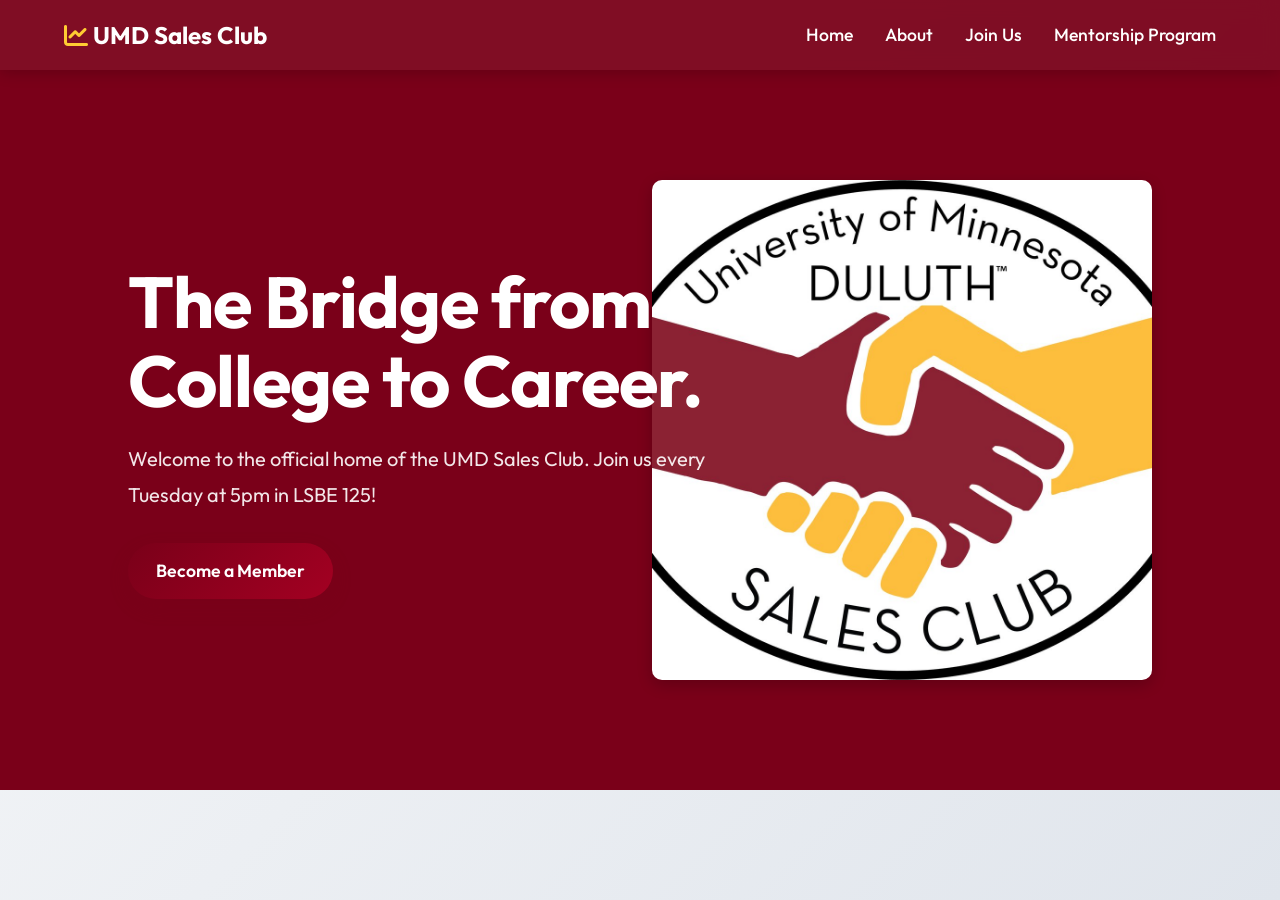
<file: index.html>
<!DOCTYPE html>
<html lang="en">

<head>
    <meta charset="UTF-8">
    <meta name="viewport" content="width=device-width, initial-scale=1.0">
    <title>UMD Sales Club | School Chapter</title>
    <!-- FontAwesome for Icons -->
    <link rel="stylesheet" href="https://cdnjs.cloudflare.com/ajax/libs/font-awesome/6.4.0/css/all.min.css">
    <link rel="stylesheet" href="style.css">
</head>

<body>

    <nav class="navbar">
        <div class="logo"><i class="fa-solid fa-chart-line"></i><span>UMD Sales Club</span></div>
        <ul class="nav-links">
            <li><a href="index.html">Home</a></li>
            <li><a href="about.html">About</a></li>
            <li><a href="contact.html">Join Us</a></li>
            <li><a href="Mentorship.html">Mentorship Program</a></li>
        </ul>
    </nav>

    <main>
        <header id="home" class="hero">
            <div class="hero-content">
                <h1>The Bridge from College to Career.</h1>
                <p>Welcome to the official home of the UMD Sales Club. Join us every Tuesday at 5pm in LSBE 125!</p>
                <div class="hero-buttons">
                    <a href="contact.html" class="btn btn-primary">Become a Member</a>
                </div>
            </div>
            <img src="Images/Sales Club Logo.jpg" alt="UMD Sales Club Logo" class="hero-logo">
        </header>
</file>
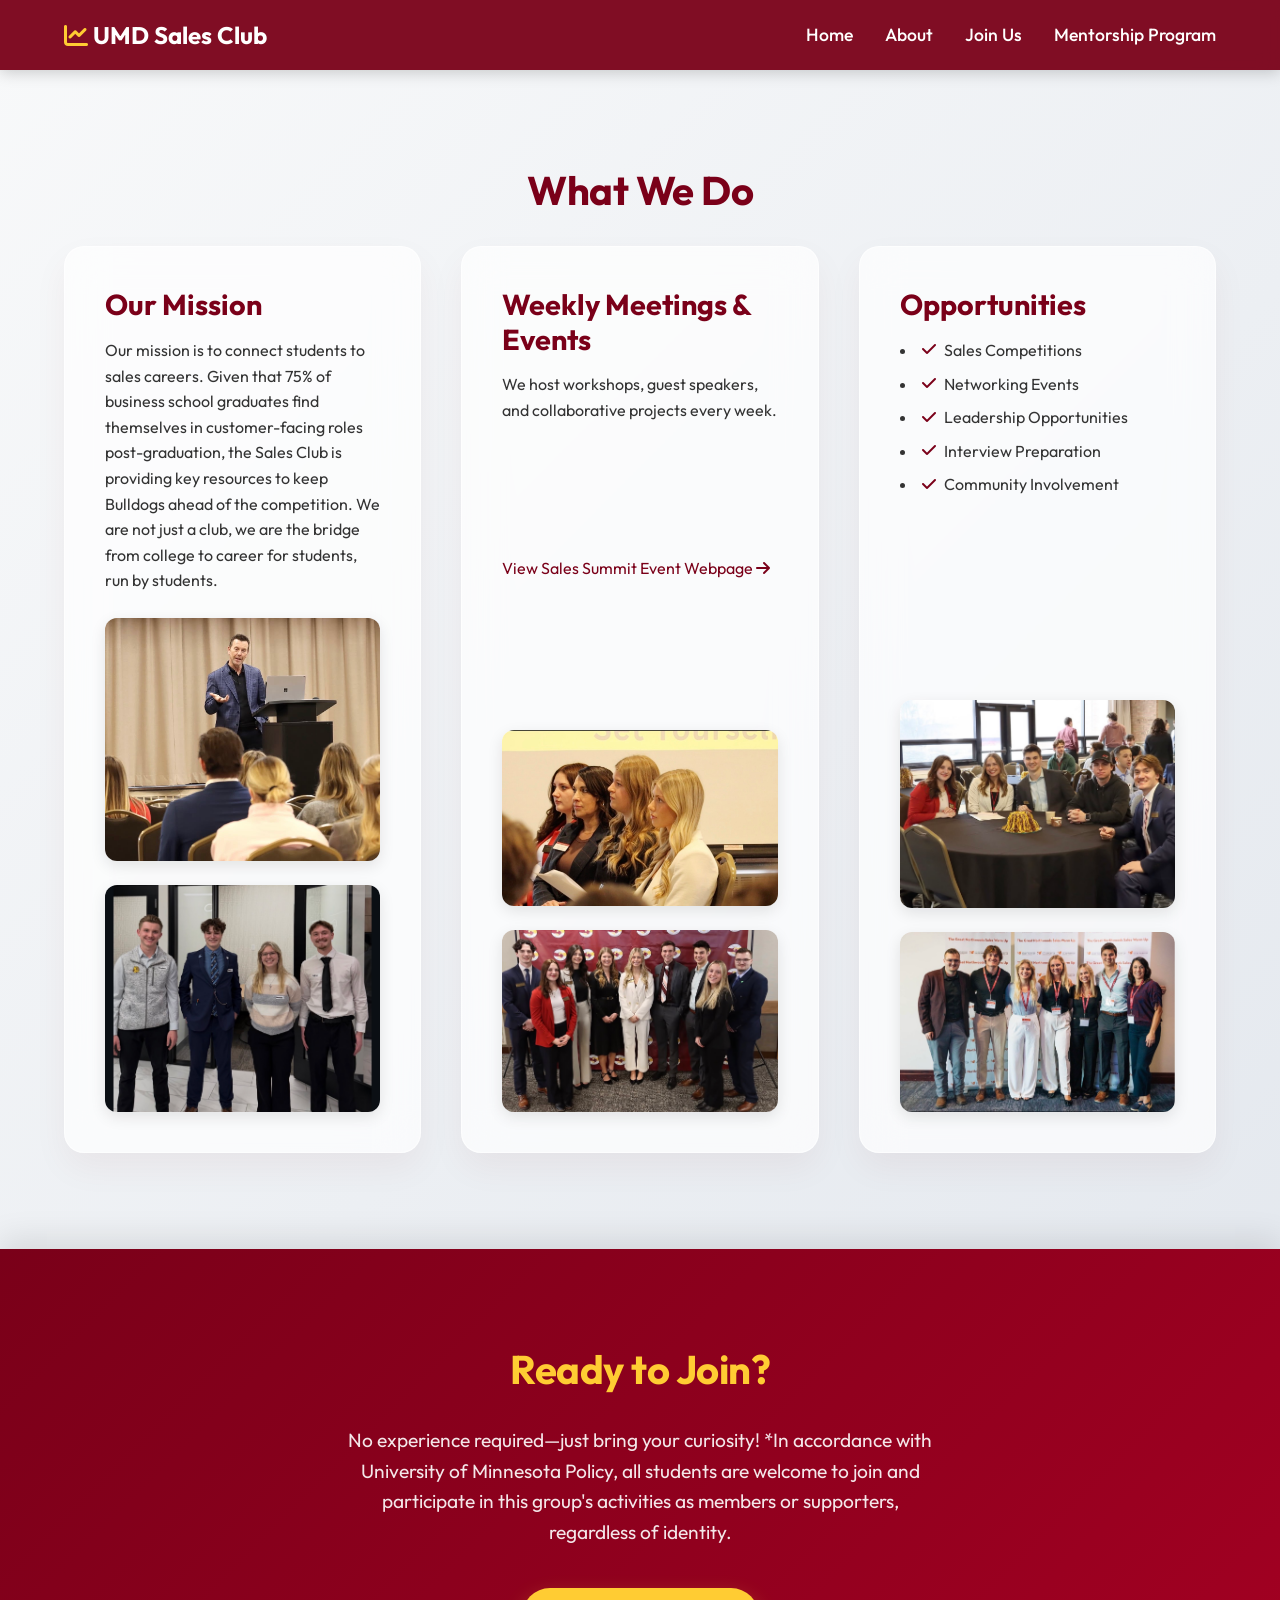
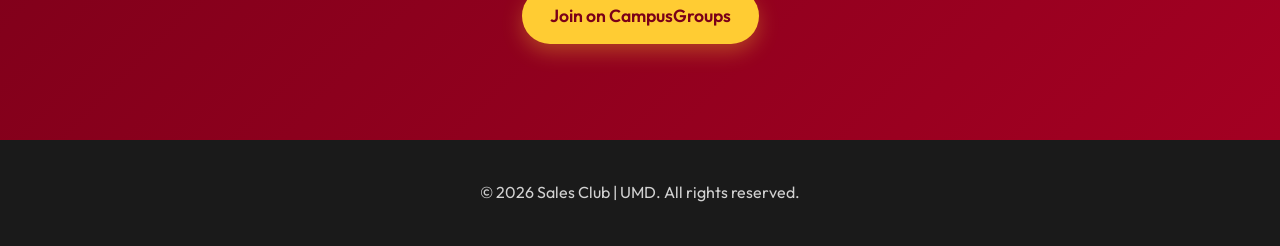
<file: about.html>
<!DOCTYPE html>
<html lang="en">

<head>
    <meta charset="UTF-8">
    <meta name="viewport" content="width=device-width, initial-scale=1.0">
    <title>UMD Sales Club | School Chapter</title>
    <!-- FontAwesome for Icons -->
    <link rel="stylesheet" href="https://cdnjs.cloudflare.com/ajax/libs/font-awesome/6.4.0/css/all.min.css">
    <link rel="stylesheet" href="style.css">
</head>

<body>

    <nav class="navbar">
        <div class="logo"><i class="fa-solid fa-chart-line"></i><span>UMD Sales Club</span></div>
        <ul class="nav-links">
            <li><a href="index.html">Home</a></li>
            <li><a href="about.html">About</a></li>
            <li><a href="contact.html">Join Us</a></li>
                    <li><a href="Mentorship.html">Mentorship Program</a></li>
        </ul>
    </nav>

  


<section id="about" class="section">
            <h2>What We Do</h2>
            <div class="grid">
                <div class="card glassmorphism">
                    <h3>Our Mission</h3>
                    <p>Our mission is to connect students to sales careers. Given that 75% of business school
                        graduates find themselves in customer-facing roles post-graduation, the Sales Club is providing
                        key
                        resources to keep Bulldogs ahead of the competition. We are not just a club, we are the bridge
                        from
                        college to career for students, run by students.</p>
                    <img src="Images/IMG_9700.jpg" alt="man speaking to audience">
                    <img src="Images/IMG_9636.jpg" alt="group activity photo">
                </div>
                <div class="card glassmorphism">
                    <h3>Weekly Meetings & Events</h3>
                    <p>We host workshops, guest speakers, and collaborative projects every week.</p>
                    <p><a href="https://lsbesalessummit.com/" target="_blank"
                            style="margin-bottom: 1rem; display: inline-block;">View Sales Summit Event Webpage <i
                                class="fa-solid fa-arrow-right"></i></a></p>
                    <img src="Images/IMG_9701.jpg" alt="presentation slide">
                    <img src="Images/IMG_9634.jpg" alt="2026 Sales Summit Group Photo">
                </div>
                <div class="card glassmorphism">
                    <h3>Opportunities</h3>
                    <ul>
                        <li><i class="fa-solid fa-check" style="color: var(--umd-maroon); margin-right: 5px;"></i> Sales
                            Competitions</li>
                        <li><i class="fa-solid fa-check" style="color: var(--umd-maroon); margin-right: 5px;"></i>
                            Networking Events</li>
                        <li><i class="fa-solid fa-check" style="color: var(--umd-maroon); margin-right: 5px;"></i>
                            Leadership Opportunities</li>
                        <li><i class="fa-solid fa-check" style="color: var(--umd-maroon); margin-right: 5px;"></i>
                            Interview Preparation</li>
                        <li><i class="fa-solid fa-check" style="color: var(--umd-maroon); margin-right: 5px;"></i>
                            Community Involvement</li>
    
                    </ul>
                    <img src="Images/IMG_9635.jpg" alt="another Sales Summit group photo">
                    <img src="Images/IMG_9637.jpg"
             
                </div>
            </div>
        </section>

        <section id="cta" class="cta">
            <h2>Ready to Join?</h2>
            <p>No experience required—just bring your curiosity! *In accordance with University of Minnesota Policy, all
                students are welcome to join and participate in this group's activities as members or supporters,
                regardless of identity.</p>
            <a href="https://duluthumn.campusgroups.com/feeds?type=club&type_id=35590&tab=about"
                class="btn btn-secondary">Join on CampusGroups</a>
        </section>
    </main>

    <footer>
        <p>&copy; 2026 Sales Club | UMD. All rights reserved.</p>
    </footer>

</body>

</html>
</file>
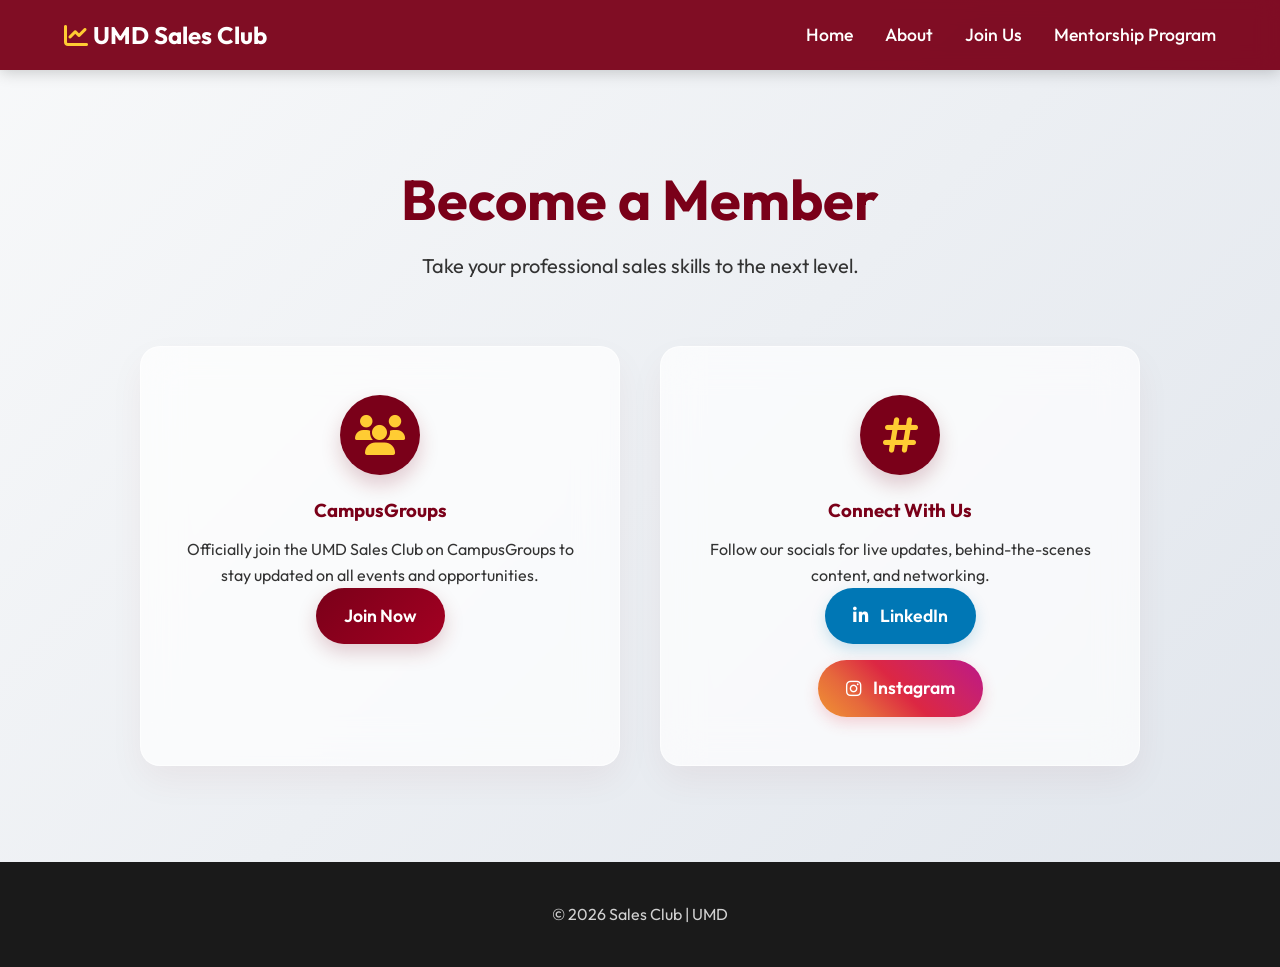
<file: contact.html>
<!DOCTYPE html>
<html lang="en">

<head>
    <meta charset="UTF-8">
    <meta name="viewport" content="width=device-width, initial-scale=1.0">
    <title>Join Us | UMD Sales Club</title>
    <!-- Google Fonts: Outfit -->
    <link rel="preconnect" href="https://fonts.googleapis.com">
    <link rel="preconnect" href="https://fonts.gstatic.com" crossorigin>
    <link href="https://fonts.googleapis.com/css2?family=Outfit:wght@400;500;600;700&display=swap" rel="stylesheet">
    <!-- FontAwesome for Icons -->
    <link rel="stylesheet" href="https://cdnjs.cloudflare.com/ajax/libs/font-awesome/6.4.0/css/all.min.css">
    <link rel="stylesheet" href="style.css">
</head>

<body>

 
    <nav class="navbar">
        <div class="logo"><i class="fa-solid fa-chart-line"></i><span>UMD Sales Club</span></div>
        <ul class="nav-links">
            <li><a href="index.html">Home</a></li>
            <li><a href="about.html">About</a></li>
            <li><a href="contact.html">Join Us</a></li>
                    <li><a href="Mentorship.html">Mentorship Program</a></li>
        </ul>
    </nav>

    <section id="contact-hero" class="contact-section">
        <div class="contact-header">
            <h1 class="contact-title">Become a Member</h1>
            <p class="contact-subtitle">Take your professional sales skills to the next level.</p>
        </div>

        <div class="contact-grid">
            <!-- Join Card -->
            <div class="contact-card join-card glassmorphism">
                <div class="card-icon"><i class="fa-solid fa-users"></i></div>
                <h3>CampusGroups</h3>
                <p>Officially join the UMD Sales Club on CampusGroups to stay updated on all events and opportunities.
                </p>
                <a class="contact-btn primary-gradient"
                    href="https://duluthumn.campusgroups.com/feeds?type=club&type_id=35590&tab=about">Join Now</a>
            </div>

            <!-- Social Media Card -->
            <div class="contact-card social-card glassmorphism">
                <div class="card-icon"><i class="fa-solid fa-hashtag"></i></div>
                <h3>Connect With Us</h3>
                <p>Follow our socials for live updates, behind-the-scenes content, and networking.</p>
                <ul class="social-links-list">
                    <li>
                        <a class="social-btn linkedin-btn"
                            href="https://www.linkedin.com/company/university-of-minnesota-duluth-professional-sales"
                            target="_blank">
                            <i class="fa-brands fa-linkedin-in"></i> LinkedIn
                        </a>
                    </li>
                    <li>
                        <a class="social-btn instagram-btn" href="https://www.instagram.com/umdsalesclub/"
                            target="_blank">
                            <i class="fa-brands fa-instagram"></i> Instagram
                        </a>
                    </li>
                </ul>
            </div>
        </div>
    </section>

    <footer>
        <p>&copy; 2026 Sales Club | UMD</p>
    </footer>

</body>

</html>
</file>
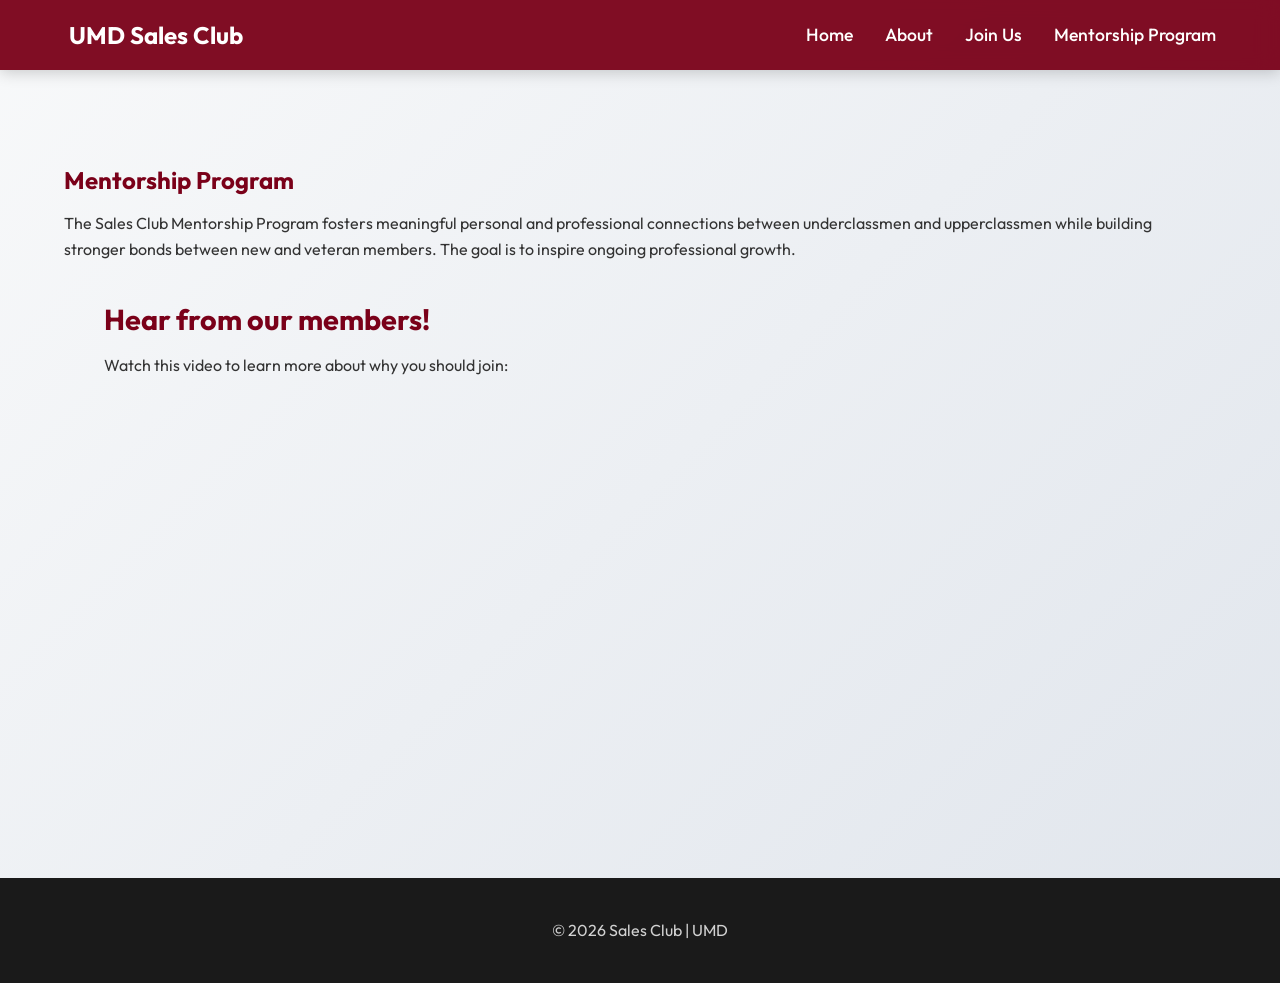
<file: Mentorship.html>
<!DOCTYPE html>
<html lang="en">
<head>
    <meta charset="UTF-8">
    <meta name="viewport" content="width=device-width, initial-scale=1.0">
    <title>Mentorship Program | UMD Sales Club</title>
    <link rel="stylesheet" href="style.css">
</head>
<body>

   
    <nav class="navbar">
        <div class="logo"><span>UMD Sales Club</span></div>
        <ul class="nav-links">
             <li><a href="index.html">Home</a></li>
            <li><a href="about.html">About</a></li>
            <li><a href="contact.html">Join Us</a></li>
            <li><a href="Mentorship.html">Mentorship Program</a></li>
  

        </ul>
    </nav>

    <section id="about" class="section">
        <h1>Mentorship Program</h1>
        <p>The Sales Club Mentorship Program fosters meaningful personal and professional connections between underclassmen and upperclassmen while building stronger bonds between new and veteran members. The goal is to inspire ongoing professional growth.</p>
        <div class="grid">
            <div class="card">
                <h3>Hear from our members!</h3>
                <p>Watch this video to learn more about why you should join:</p>
                <iframe width="560" height="315" src="https://youtube.com/embed/caUFPZINzRk?si=wLGLoGShlxbSIBE_" title="YouTube video player" frameborder="0" allow="accelerometer; autoplay; clipboard-write; encrypted-media; gyroscope; picture-in-picture; web-share" referrerpolicy="strict-origin-when-cross-origin" allowfullscreen></iframe>
                <!-- <iframe src="Videos/SalesClubVideo.mp4" frameborder="0" allow="accelerometer; autoplay; clipboard-write; encrypted-media; gyroscope; picture-in-picture" allowfullscreen class="responsive-video"></iframe> -->
            </div>
        </div>
    </section>

    <footer>
        <p>&copy; 2026 Sales Club | UMD</p>
    </footer>

</body>
</html>
</file>
<file: style.css>
/* =========================================
   Global & Base Styles
========================================= */

@import url('https://fonts.googleapis.com/css2?family=Outfit:wght@400;500;600;700&display=swap');

:root {
    --umd-maroon: #7A0019;
    --umd-gold: #FFCC33;
    --text-dark: #333333;
    --text-light: #f8f9fa;
    --bg-light: #f8f9fa;
    --bg-gradient: linear-gradient(135deg, #f8f9fa 0%, #e0e5ec 100%);
    --card-bg: rgba(255, 255, 255, 0.7);
}

* {
    margin: 0;
    padding: 0;
    box-sizing: border-box;
    font-family: 'Outfit', sans-serif;
}

body {
    line-height: 1.6;
    color: var(--text-dark);
    background: var(--bg-gradient);
    min-height: 100vh;
    scroll-behavior: smooth;
    display: flex;
    flex-direction: column;
}

main {
    flex-grow: 1;
}

/* Link Styling */
a {
    color: var(--umd-maroon);
    text-decoration: none;
    transition: color 0.3s, transform 0.3s;
}

a:hover {
    color: var(--umd-gold);
}

/* =========================================
   Typography
========================================= */

h1, h2, h3, h4, h5, h6 {
    color: var(--umd-maroon);
    line-height: 1.2;
    margin-bottom: 1rem;
}

h2 {
    font-size: 2.5rem;
    font-weight: 700;
    text-align: center;
    margin-bottom: 2rem;
    letter-spacing: -0.5px;
}

/* =========================================
   Utility Classes
========================================= */

.glassmorphism {
    background: var(--card-bg);
    backdrop-filter: blur(20px);
    -webkit-backdrop-filter: blur(20px);
    border: 1px solid rgba(255, 255, 255, 0.6);
    border-radius: 20px;
    box-shadow: 0 15px 35px rgba(122, 0, 25, 0.05);
}

/* =========================================
   Navbar
========================================= */

.navbar {
    display: flex;
    justify-content: space-between;
    align-items: center;
    padding: 1rem 5%;
    background: rgba(122, 0, 25, 0.95);
    backdrop-filter: blur(10px);
    -webkit-backdrop-filter: blur(10px);
    box-shadow: 0 2px 15px rgba(0, 0, 0, 0.2);
    position: sticky;
    top: 0;
    z-index: 1000;
}

.logo {
    font-size: 1.5rem;
    font-weight: 700;
    color: var(--umd-gold);
}

.logo span {
    color: #fff;
    margin-left: 5px;
}

.nav-links {
    display: flex;
    list-style: none;
}

.nav-links li a {
    color: #fff;
    margin-left: 2rem;
    font-weight: 500;
    font-size: 1.1rem;
    position: relative;
    padding: 5px 0;
}

.nav-links li a::after {
    content: '';
    position: absolute;
    width: 0;
    height: 2px;
    bottom: 0;
    left: 0;
    background-color: var(--umd-gold);
    transition: width 0.3s ease;
}

.nav-links li a:hover {
    color: var(--umd-gold);
}

.nav-links li a:hover::after {
    width: 100%;
}

/* =========================================
   Buttons
========================================= */

.btn, .contact-btn, .social-btn {
    display: inline-flex;
    align-items: center;
    justify-content: center;
    gap: 12px;
    padding: 14px 28px;
    border-radius: 30px;
    text-decoration: none;
    font-weight: 600;
    font-size: 1.1rem;
    transition: all 0.4s cubic-bezier(0.175, 0.885, 0.32, 1.275);
    cursor: pointer;
    border: none;
}

.btn-primary, .primary-gradient {
    background: linear-gradient(135deg, #7A0019 0%, #a30022 100%);
    color: white !important;
    box-shadow: 0 8px 20px rgba(122, 0, 25, 0.2);
}

.btn-primary:hover, .primary-gradient:hover {
    background: linear-gradient(135deg, #a30022 0%, #7A0019 100%);
    transform: translateY(-3px) scale(1.05);
    box-shadow: 0 12px 25px rgba(122, 0, 25, 0.3);
}

.btn-secondary {
    background: var(--umd-gold);
    color: var(--umd-maroon) !important;
    box-shadow: 0 8px 20px rgba(255, 204, 51, 0.3);
}

.btn-secondary:hover {
    background: #ffdb70;
    transform: translateY(-3px) scale(1.05);
    box-shadow: 0 12px 25px rgba(255, 204, 51, 0.4);
}

/* =========================================
   Hero Section
========================================= */

.hero {
    min-height: 80vh;
    background: var(--umd-maroon);
    display: flex;
    align-items: center;
    justify-content: flex-start;
    padding: 0 10%;
    color: #fff;
    position: relative;
    overflow: hidden;
}

.hero-content {
    max-width: 600px;
    animation: fadeIn 1s ease-out forwards;
    z-index: 10;
}

@keyframes fadeIn {
    from { opacity: 0; transform: translateY(20px); }
    to { opacity: 1; transform: translateY(0); }
}

.hero-content h1 {
    font-size: 4.5rem;
    color: #fff;
    margin-bottom: 20px;
    line-height: 1.1;
    letter-spacing: -1px;
}

.hero-content p {
    font-size: 1.25rem;
    margin-bottom: 30px;
    color: rgba(255,255,255,0.9);
    line-height: 1.8;
}

.hero-logo {
    position: absolute;
    right: 10%;
    top: 50%;
    transform: translateY(-50%);
    width: 500px;
    height: auto;
    border-radius: 10px;
    box-shadow: 0 5px 15px rgba(0,0,0,0.2);
}

.hero-buttons {
    display: flex;
    gap: 1rem;
    flex-wrap: wrap;
}

/* =========================================
   Content Sections
========================================= */

.section {
    padding: 6rem 5%;
}

.grid {
    display: grid;
    grid-template-columns: repeat(auto-fit, minmax(320px, 1fr));
    gap: 2.5rem;
    max-width: 1200px;
    margin: 0 auto;
}

.card {
    padding: 2.5rem;
    display: flex;
    flex-direction: column;
    transition: transform 0.4s cubic-bezier(0.175, 0.885, 0.32, 1.275), box-shadow 0.4s ease;
}

.card:hover {
    transform: translateY(-10px);
    box-shadow: 0 25px 45px rgba(122, 0, 25, 0.12);
}

.card h3 {
    font-size: 1.8rem;
    color: var(--umd-maroon);
    margin-bottom: 1rem;
}

.card p {
    color: var(--text-dark);
    margin-bottom: 1.5rem;
    flex-grow: 1;
}

.card ul {
    list-style-position: inside;
    margin-bottom: 1.5rem;
    color: var(--text-dark);
    flex-grow: 1;
}

.card ul li {
    margin-bottom: 0.5rem;
}

.card img {
    width: 100%;
    height: auto;
    border-radius: 12px;
    box-shadow: 0 5px 15px rgba(0,0,0,0.1);
    margin-bottom: 1.5rem;
    transition: transform 0.3s;
}

.card iframe,
.card .responsive-video {
    width: 100%;
    max-width: 100%;
    aspect-ratio: 16 / 9;
    border-radius: 12px;
    margin-bottom: 1.5rem;
}

.card img:last-child {
    margin-bottom: 0;
}

.card img:hover {
    transform: scale(1.03);
}

/* =========================================
   Call To Action (CTA)
========================================= */

.cta {
    background: linear-gradient(135deg, #7A0019 0%, #a30022 100%);
    padding: 6rem 10%;
    text-align: center;
    color: #fff;
    box-shadow: 0 -10px 30px rgba(0,0,0,0.1);
}

.cta h2 {
    color: var(--umd-gold);
}

.cta p {
    font-size: 1.2rem;
    margin-bottom: 2.5rem;
    color: rgba(255,255,255,0.9);
    max-width: 600px;
    margin-left: auto;
    margin-right: auto;
}

/* =========================================
   Footer
========================================= */

footer {
    background: #1a1a1a;
    color: #fff;
    text-align: center;
    padding: 2.5rem;
    font-size: 1rem;
}

footer p {
    opacity: 0.8;
}

/* =========================================
   Contact Page Specific
========================================= */

.contact-section {
    padding: 6rem 5%;
    text-align: center;
}

.contact-header {
    margin-bottom: 4rem;
}

.contact-title {
    font-size: 3.5rem;
    color: var(--umd-maroon);
}

.contact-subtitle {
    font-size: 1.25rem;
    color: var(--text-dark);
    max-width: 600px;
    margin: 0 auto;
}

.contact-grid {
    display: grid;
    grid-template-columns: repeat(auto-fit, minmax(320px, 1fr));
    gap: 2.5rem;
    max-width: 1000px;
    margin: 0 auto;
}

.contact-card {
    padding: 3rem 2.5rem;
    display: flex;
    flex-direction: column;
    align-items: center;
    transition: transform 0.4s cubic-bezier(0.175, 0.885, 0.32, 1.275), box-shadow 0.4s ease;
}

.contact-card:hover {
    transform: translateY(-10px);
    box-shadow: 0 25px 45px rgba(122, 0, 25, 0.12);
}

.card-icon {
    font-size: 2.5rem;
    color: var(--umd-gold);
    margin-bottom: 1.5rem;
    background: var(--umd-maroon);
    width: 80px;
    height: 80px;
    line-height: 80px;
    border-radius: 50%;
    display: flex;
    align-items: center;
    justify-content: center;
    box-shadow: 0 10px 20px rgba(122, 0, 25, 0.2);
}

.social-links-list {
    list-style: none;
    padding: 0;
    width: 100%;
    display: flex;
    flex-direction: column;
    gap: 1rem;
    margin: 0;
}

.linkedin-btn {
    background-color: #0077b5;
    color: white !important;
    box-shadow: 0 6px 15px rgba(0, 119, 181, 0.2);
}

.linkedin-btn:hover {
    background-color: #005582;
    transform: translateY(-3px) scale(1.05);
    box-shadow: 0 10px 20px rgba(0, 119, 181, 0.3);
}

.instagram-btn {
    background: linear-gradient(45deg, #f09433 0%, #e6683c 25%, #dc2743 50%, #cc2366 75%, #bc1888 100%);
    color: white !important;
    box-shadow: 0 6px 15px rgba(220, 39, 67, 0.2);
}

.instagram-btn:hover {
    filter: brightness(1.1);
    transform: translateY(-3px) scale(1.05);
    box-shadow: 0 10px 20px rgba(220, 39, 67, 0.3);
}
</file>
